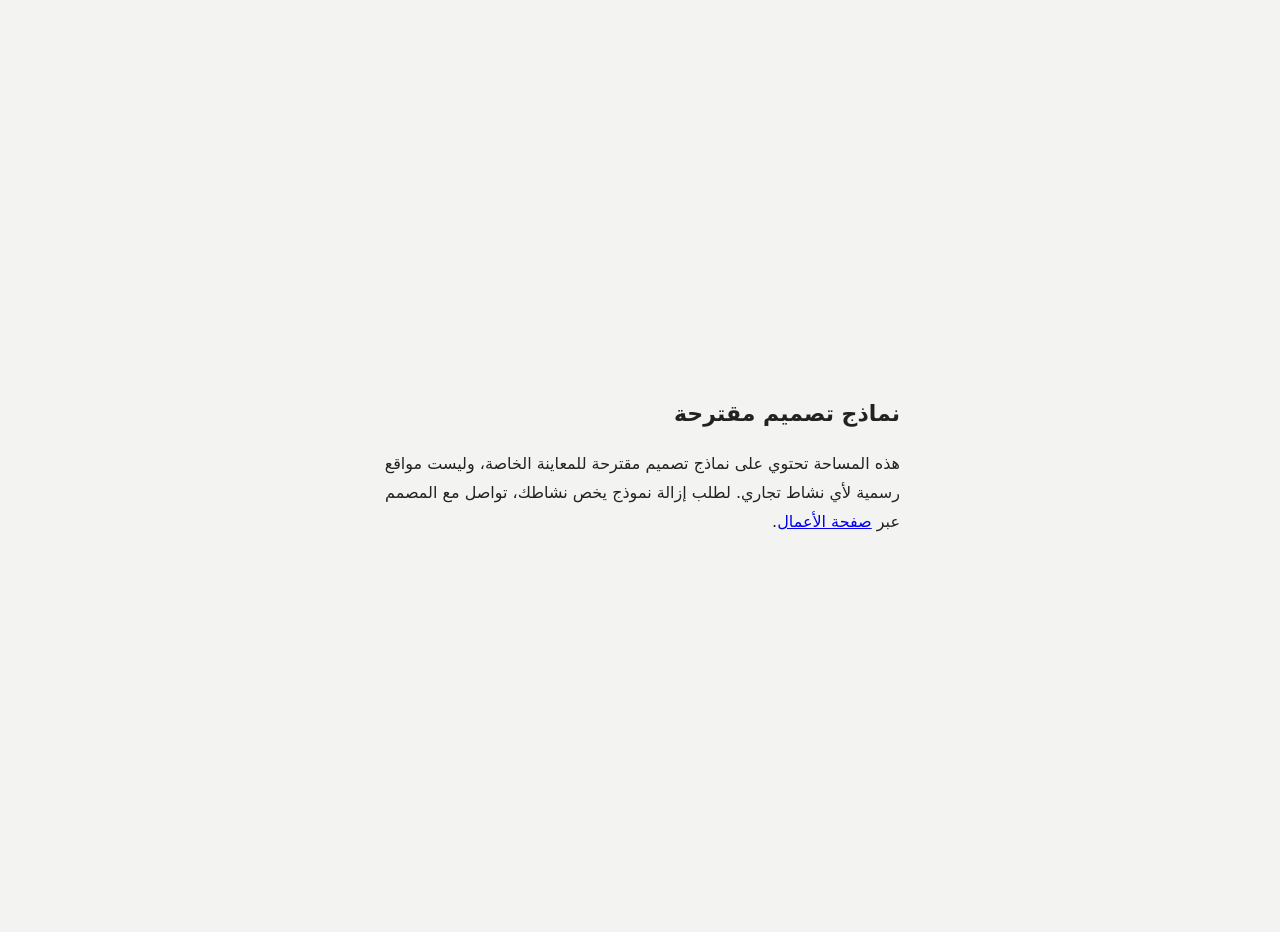
<file: index.html>
<!doctype html>
<html lang="ar" dir="rtl"><head><meta charset="utf-8"><meta name="viewport" content="width=device-width, initial-scale=1"><meta name="robots" content="noindex, nofollow"><title>نماذج تصميم مقترحة</title>
<style>body{margin:0;min-height:100vh;display:grid;place-items:center;background:#f3f3f1;color:#222;font:16px/1.8 system-ui,sans-serif;padding:16px}main{max-width:520px}</style></head>
<body><main><h1 style="font-size:22px">نماذج تصميم مقترحة</h1><p>هذه المساحة تحتوي على نماذج تصميم مقترحة للمعاينة الخاصة، وليست مواقع رسمية لأي نشاط تجاري. لطلب إزالة نموذج يخص نشاطك، تواصل مع المصمم عبر <a href="https://az212z.github.io/ali-design/">صفحة الأعمال</a>.</p></main></body></html>
</file>
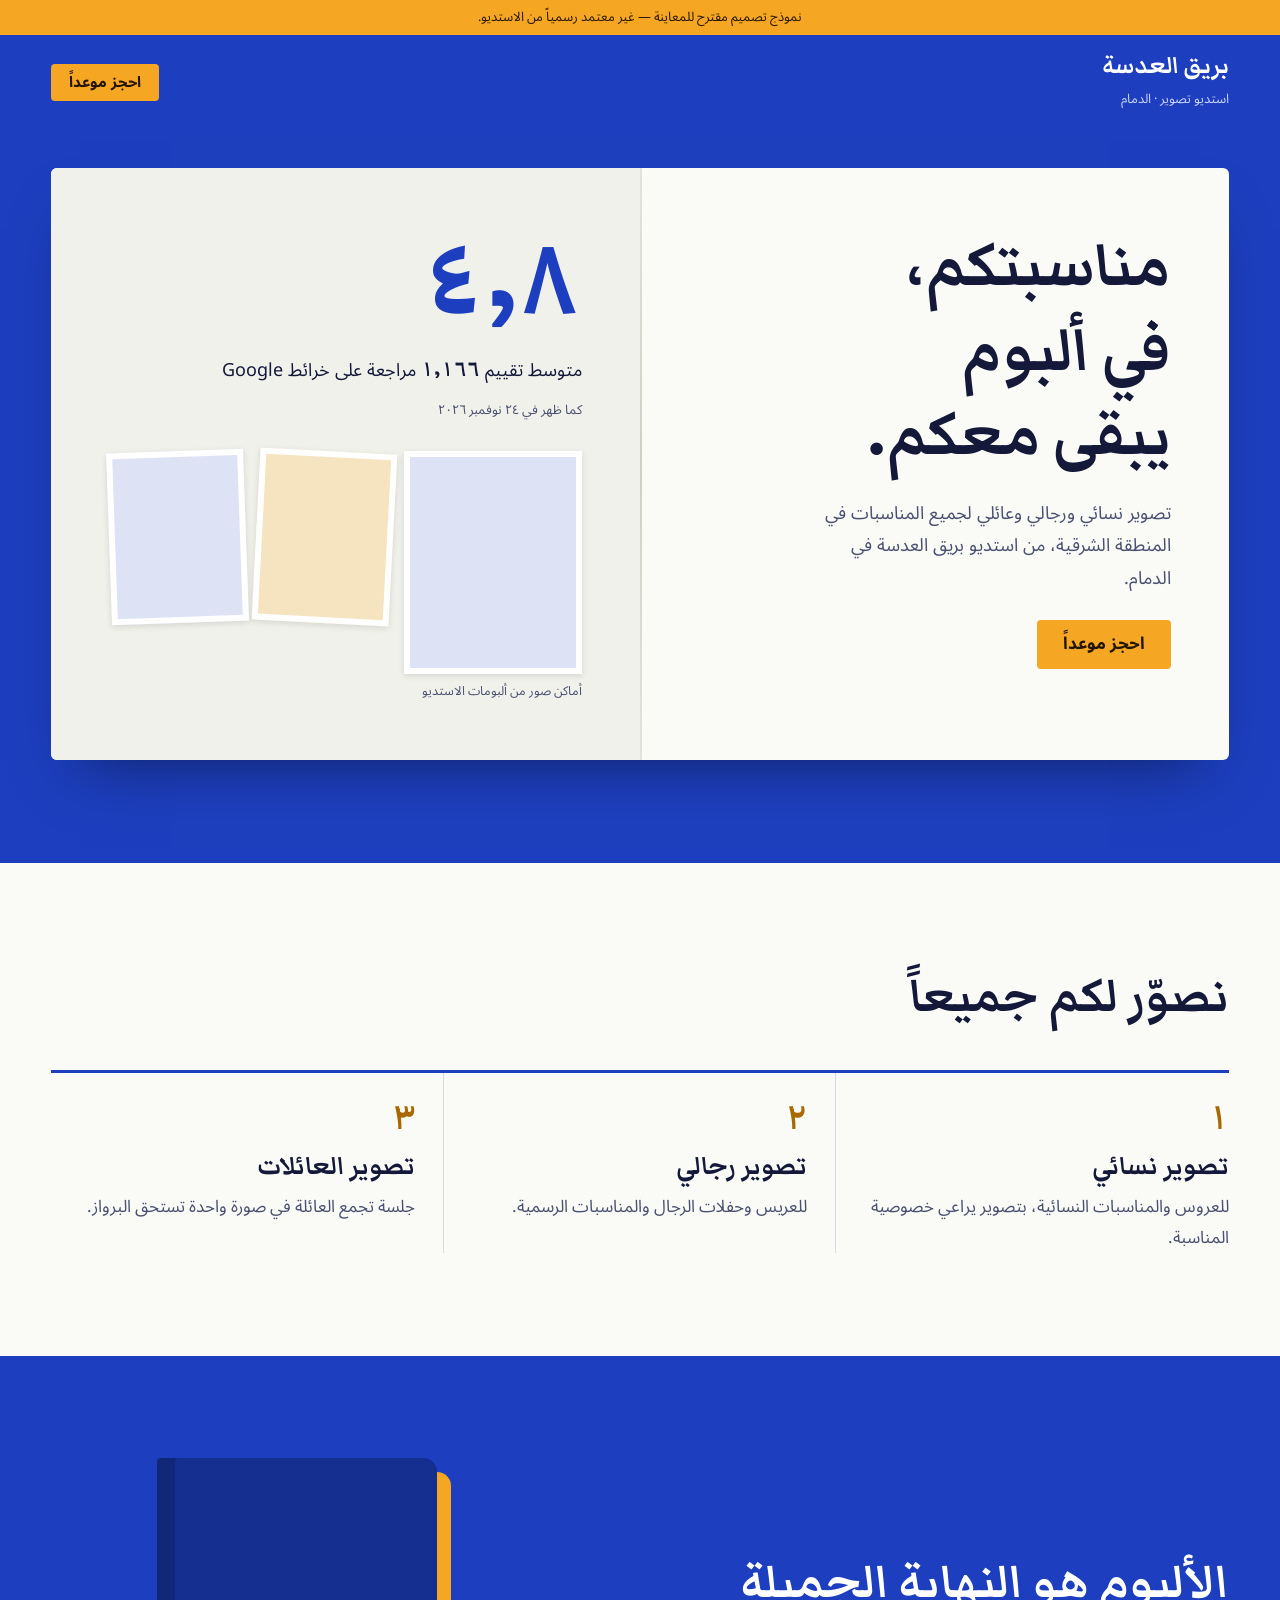
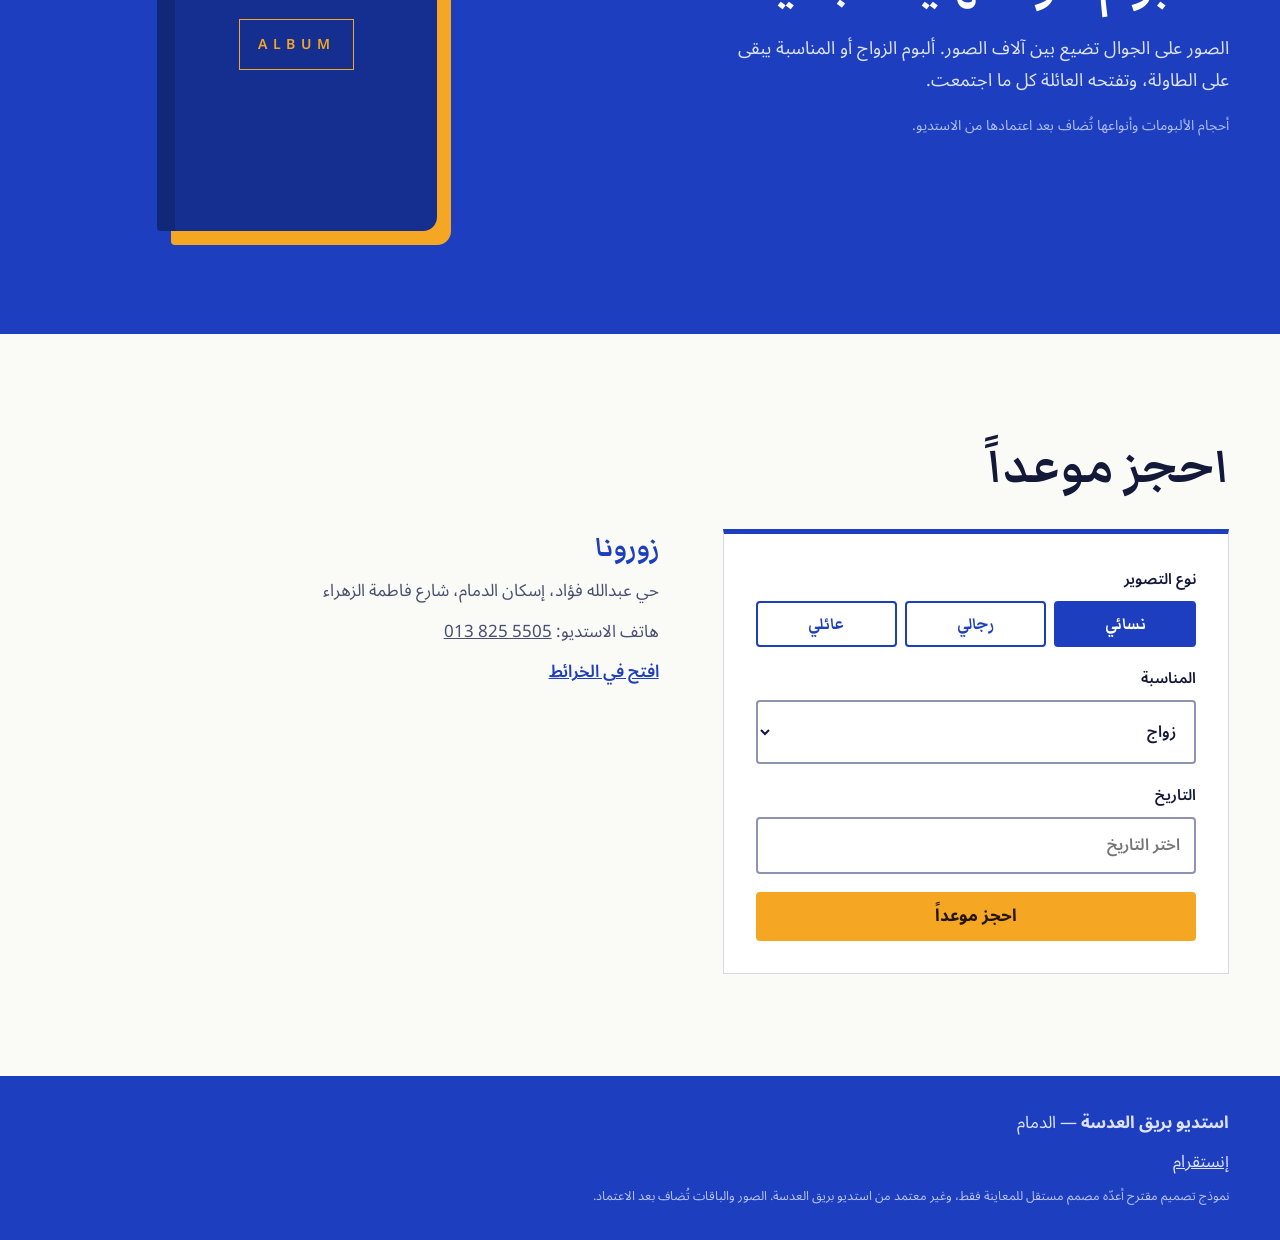
<file: bareeq-aladasa-dammam/index.html>
<!doctype html>
<html lang="ar" dir="rtl">
<head>
<meta charset="utf-8">
<meta name="viewport" content="width=device-width, initial-scale=1">
<meta name="robots" content="noindex, nofollow">
<title>استديو بريق العدسة | الدمام — تصوير المناسبات (نموذج مقترح)</title>
<meta name="description" content="نموذج تصميم مقترح لاستديو بريق العدسة في الدمام: تصوير نسائي ورجالي وعائلي لجميع المناسبات.">
<meta name="theme-color" content="#1D3FBF">
<link rel="preload" href="fonts/markazi-text-arabic-wght-normal.woff2" as="font" type="font/woff2" crossorigin>
<link rel="stylesheet" href="style.css">
<link rel="icon" href="data:image/svg+xml,%3Csvg xmlns='http://www.w3.org/2000/svg' viewBox='0 0 32 32'%3E%3Crect width='32' height='32' fill='%231D3FBF'/%3E%3Crect x='6' y='8' width='9' height='16' fill='%23FAFAF7'/%3E%3Crect x='17' y='8' width='9' height='16' fill='%23F5A623'/%3E%3C/svg%3E">
</head>
<body>
<p class="proposal" role="note">نموذج تصميم مقترح للمعاينة — غير معتمد رسمياً من الاستديو.</p>
<header class="top">
  <a class="brand" href="#main">بريق العدسة<small>استديو تصوير · الدمام</small></a>
  <a class="btn sm" href="#book">احجز موعداً</a>
</header>

<main id="main">
  <section class="hero" aria-labelledby="h">
    <div class="spread">
      <div class="page right">
        <h1 id="h">مناسبتكم،<br>في ألبوم<br>يبقى معكم.</h1>
        <p class="lede">تصوير نسائي ورجالي وعائلي لجميع المناسبات في المنطقة الشرقية، من استديو بريق العدسة في الدمام.</p>
        <a class="btn" href="#book">احجز موعداً</a>
      </div>
      <div class="page left" aria-label="تقييم الاستديو على Google">
        <p class="big">٤٫٨</p>
        <p class="of">متوسط تقييم <b>١٬١٦٦</b> مراجعة على خرائط Google</p>
        <p class="when">كما ظهر في ٢٤ نوفمبر ٢٠٢٦</p>
        <div class="slots" aria-hidden="true"><span></span><span></span><span></span></div>
        <p class="slot-note">أماكن صور من ألبومات الاستديو</p>
      </div>
    </div>
  </section>

  <section class="who" aria-labelledby="w">
    <h2 id="w">نصوّر لكم جميعاً</h2>
    <ul class="trio">
      <li><span class="n">١</span><h3>تصوير نسائي</h3><p>للعروس والمناسبات النسائية، بتصوير يراعي خصوصية المناسبة.</p></li>
      <li><span class="n">٢</span><h3>تصوير رجالي</h3><p>للعريس وحفلات الرجال والمناسبات الرسمية.</p></li>
      <li><span class="n">٣</span><h3>تصوير العائلات</h3><p>جلسة تجمع العائلة في صورة واحدة تستحق البرواز.</p></li>
    </ul>
  </section>

  <section class="album" aria-labelledby="a">
    <div>
      <h2 id="a">الألبوم هو النهاية الجميلة</h2>
      <p>الصور على الجوال تضيع بين آلاف الصور. ألبوم الزواج أو المناسبة يبقى على الطاولة، وتفتحه العائلة كل ما اجتمعت.</p>
      <p class="tbd">أحجام الألبومات وأنواعها تُضاف بعد اعتمادها من الاستديو.</p>
    </div>
    <div class="book3d" aria-hidden="true"><span class="cover">ALBUM</span></div>
  </section>

  <section class="booking" id="book" aria-labelledby="b">
    <h2 id="b">احجز موعداً</h2>
    <form id="f" novalidate>
      <fieldset class="seg"><legend>نوع التصوير</legend>
        <label><input type="radio" name="kind" value="نسائي" checked><span>نسائي</span></label>
        <label><input type="radio" name="kind" value="رجالي"><span>رجالي</span></label>
        <label><input type="radio" name="kind" value="عائلي"><span>عائلي</span></label>
      </fieldset>
      <label>المناسبة
        <select name="occ"><option>زواج</option><option>ملكة أو خطوبة</option><option>تخرج</option><option>جلسة في الاستديو</option><option>مناسبة أخرى</option></select>
      </label>
      <label>التاريخ<input type="date" name="date" required></label>
      <p class="err" id="err" hidden>اختر تاريخ المناسبة.</p>
      <button class="btn" type="submit">احجز موعداً</button>
      <div class="out" id="out" hidden><pre id="msg"></pre><p class="fine">نسخة معاينة: في الموقع المعتمد يفتح الزر واتساب الاستديو بالرسالة نفسها. لا تُحفظ أي بيانات.</p></div>
    </form>
    <div class="visit">
      <h3>زورونا</h3>
      <p>حي عبدالله فؤاد، إسكان الدمام، شارع فاطمة الزهراء</p>
      <p>هاتف الاستديو: <a href="tel:0138255505" dir="ltr">013 825 5505</a></p>
      <a class="link" href="https://www.google.com/maps/place/?q=place_id:ChIJm8Tel7_7ST4RvfOwec58dE0" target="_blank" rel="noopener">افتح في الخرائط</a>
    </div>
  </section>
</main>

<footer class="foot">
  <p><b>استديو بريق العدسة</b> — الدمام</p>
  <p><a href="https://www.instagram.com/glamour_lens_/" target="_blank" rel="noopener">إنستقرام</a></p>
  <p class="fine">نموذج تصميم مقترح أعدّه مصمم مستقل للمعاينة فقط، وغير معتمد من استديو بريق العدسة. الصور والباقات تُضاف بعد الاعتماد.</p>
</footer>
<script src="main.js" defer></script>
</body>
</html>
</file>
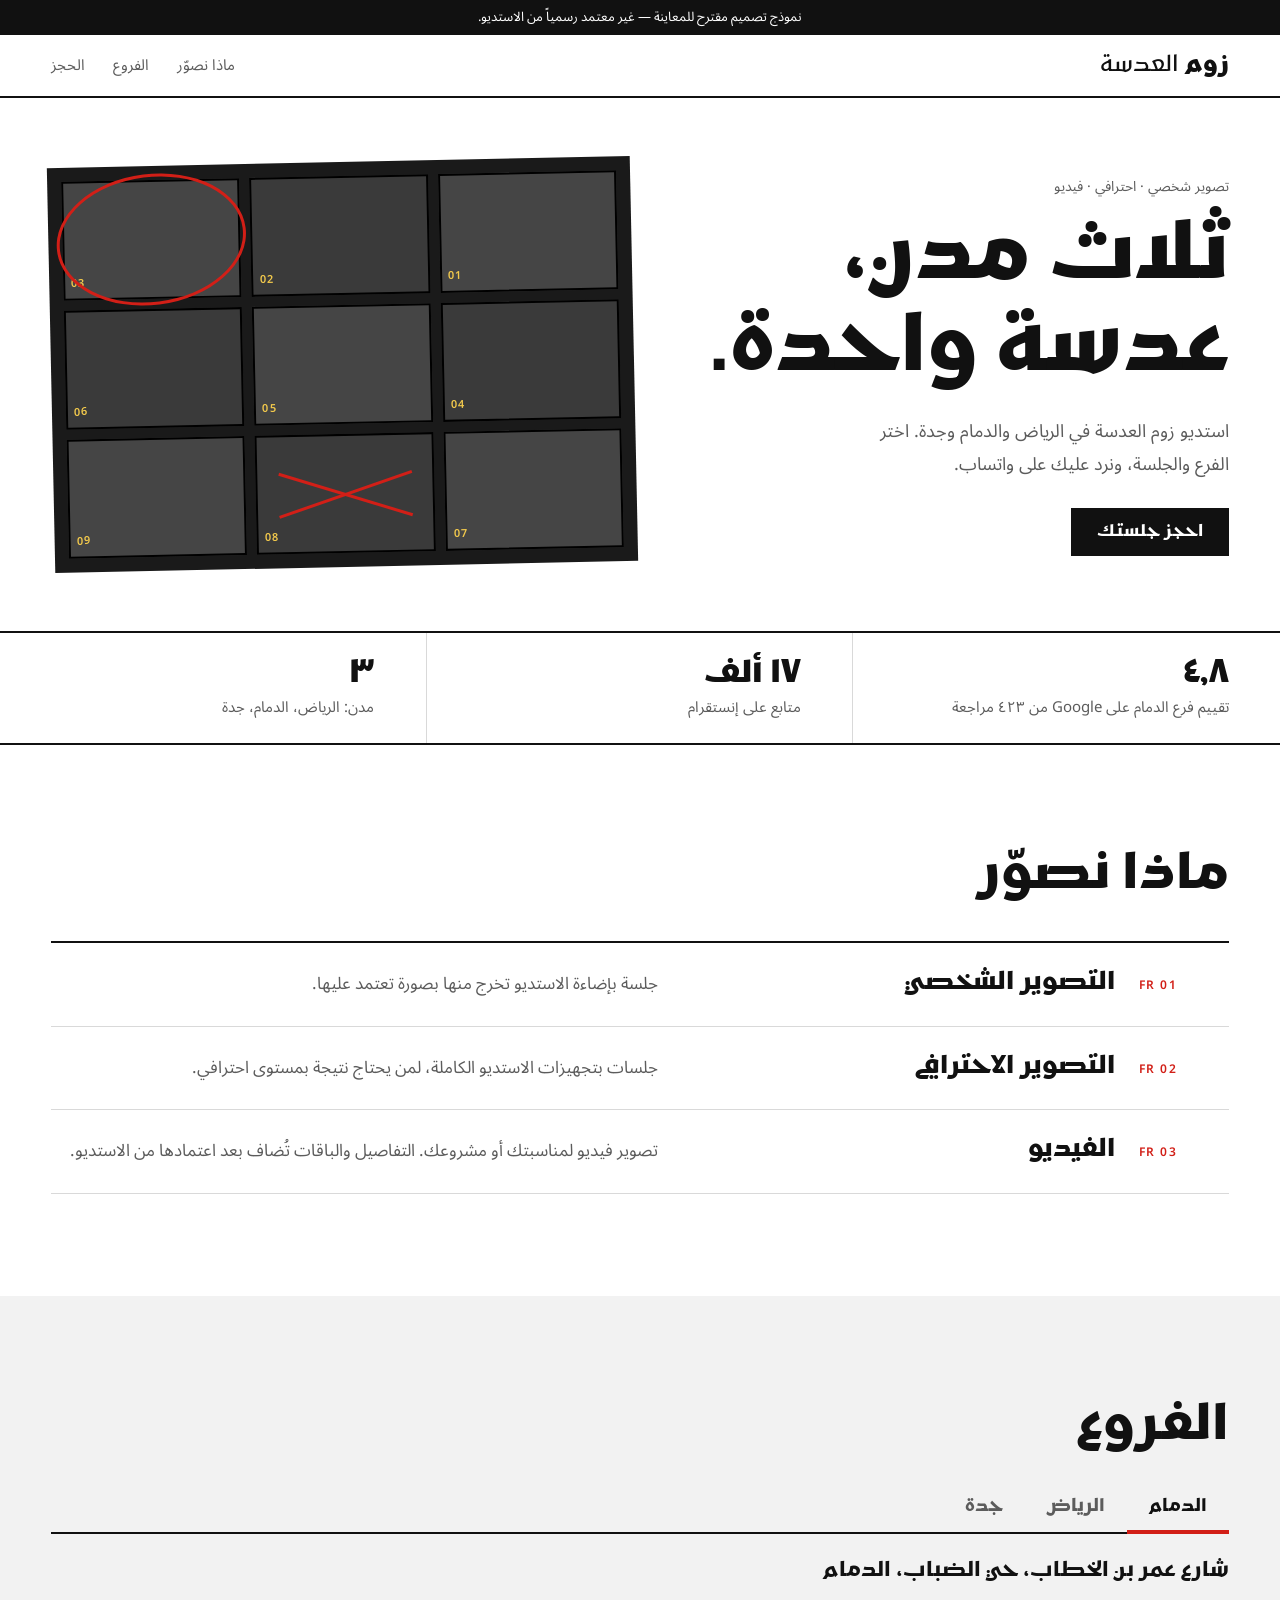
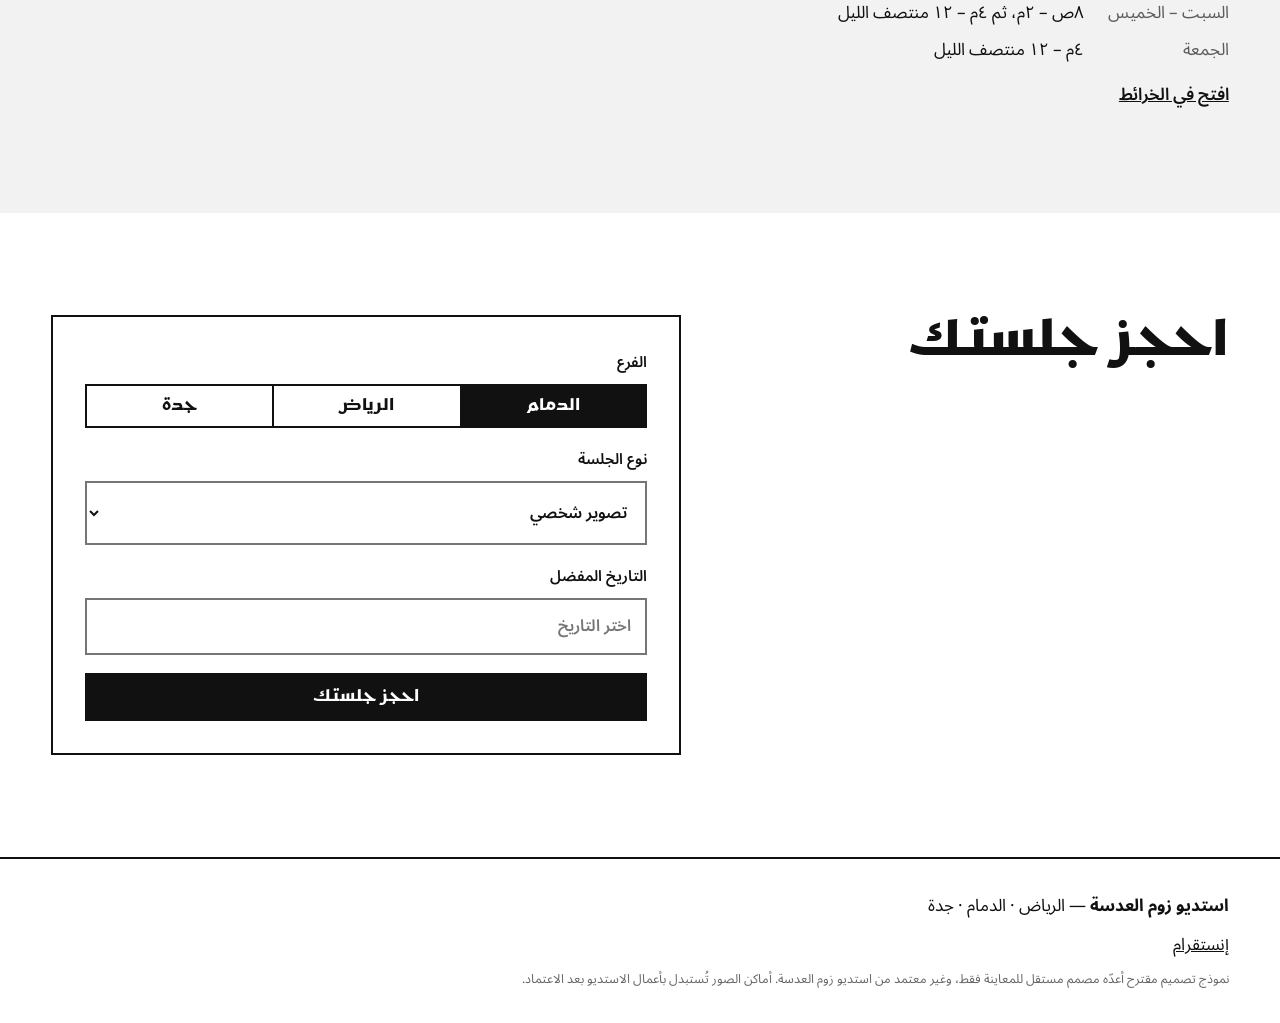
<file: zoom-aladasa-dammam/index.html>
<!doctype html>
<html lang="ar" dir="rtl">
<head>
<meta charset="utf-8">
<meta name="viewport" content="width=device-width, initial-scale=1">
<meta name="robots" content="noindex, nofollow">
<title>استديو زوم العدسة | الرياض · الدمام · جدة (نموذج مقترح)</title>
<meta name="description" content="نموذج تصميم مقترح لاستديو زوم العدسة للتصوير الشخصي والاحترافي والفيديو.">
<meta name="theme-color" content="#111111">
<link rel="preload" href="fonts/kufam-arabic-wght-normal.woff2" as="font" type="font/woff2" crossorigin>
<link rel="stylesheet" href="style.css">
<link rel="icon" href="data:image/svg+xml,%3Csvg xmlns='http://www.w3.org/2000/svg' viewBox='0 0 32 32'%3E%3Crect width='32' height='32' fill='%23fff'/%3E%3Crect x='5' y='8' width='22' height='16' fill='none' stroke='%23111' stroke-width='2'/%3E%3Ccircle cx='16' cy='16' r='9' fill='none' stroke='%23E2231A' stroke-width='2'/%3E%3C/svg%3E">
</head>
<body>
<p class="proposal" role="note">نموذج تصميم مقترح للمعاينة — غير معتمد رسمياً من الاستديو.</p>
<header class="top">
  <a class="brand" href="#main"><b>زوم</b> العدسة</a>
  <nav aria-label="أقسام الصفحة"><a href="#what">ماذا نصوّر</a><a href="#branches">الفروع</a><a href="#book">الحجز</a></nav>
</header>

<main id="main">
  <section class="hero" aria-labelledby="h">
    <div class="copy">
      <p class="kick">تصوير شخصي · احترافي · فيديو</p>
      <h1 id="h">ثلاث مدن،<br>عدسة واحدة.</h1>
      <p class="lede">استديو زوم العدسة في الرياض والدمام وجدة. اختر الفرع والجلسة، ونرد عليك على واتساب.</p>
      <a class="btn" href="#book">احجز جلستك</a>
    </div>
    <ol class="sheet" aria-label="ورقة تجميع لقطات — أماكن لصور من أعمال الاستديو">
      <li><span>01</span></li><li><span>02</span></li><li class="pick"><span>03</span></li>
      <li><span>04</span></li><li><span>05</span></li><li><span>06</span></li>
      <li><span>07</span></li><li class="x"><span>08</span></li><li><span>09</span></li>
    </ol>
  </section>

  <section class="strip" aria-label="حضور الاستديو">
    <p><b>٤٫٨</b> تقييم فرع الدمام على Google من ٤٢٣ مراجعة</p>
    <p><b>١٧ ألف</b> متابع على إنستقرام</p>
    <p><b>٣</b> مدن: الرياض، الدمام، جدة</p>
  </section>

  <section class="what" id="what" aria-labelledby="w">
    <h2 id="w">ماذا نصوّر</h2>
    <div class="rows">
      <article><span class="fr">FR 01</span><h3>التصوير الشخصي</h3><p>جلسة بإضاءة الاستديو تخرج منها بصورة تعتمد عليها.</p></article>
      <article><span class="fr">FR 02</span><h3>التصوير الاحترافي</h3><p>جلسات بتجهيزات الاستديو الكاملة، لمن يحتاج نتيجة بمستوى احترافي.</p></article>
      <article><span class="fr">FR 03</span><h3>الفيديو</h3><p>تصوير فيديو لمناسبتك أو مشروعك. التفاصيل والباقات تُضاف بعد اعتمادها من الاستديو.</p></article>
    </div>
  </section>

  <section class="branches" id="branches" aria-labelledby="br">
    <h2 id="br">الفروع</h2>
    <div class="tabs" role="tablist" aria-label="اختر الفرع">
      <button role="tab" id="t-dmm" aria-controls="p-dmm" aria-selected="true">الدمام</button>
      <button role="tab" id="t-ruh" aria-controls="p-ruh" aria-selected="false" tabindex="-1">الرياض</button>
      <button role="tab" id="t-jed" aria-controls="p-jed" aria-selected="false" tabindex="-1">جدة</button>
    </div>
    <div role="tabpanel" id="p-dmm" aria-labelledby="t-dmm" class="panel">
      <p class="addr">شارع عمر بن الخطاب، حي الضباب، الدمام</p>
      <dl class="hours"><dt>السبت – الخميس</dt><dd>٨ص – ٢م، ثم ٤م – ١٢ منتصف الليل</dd><dt>الجمعة</dt><dd>٤م – ١٢ منتصف الليل</dd></dl>
      <a class="link" href="https://www.google.com/maps/place/?q=place_id:ChIJqetpLiT9ST4RFk91VNaHRK4" target="_blank" rel="noopener">افتح في الخرائط</a>
    </div>
    <div role="tabpanel" id="p-ruh" aria-labelledby="t-ruh" class="panel" hidden>
      <p class="addr">فرع الرياض</p><p class="tbd">العنوان وأوقات العمل تُضاف بعد اعتمادها من الاستديو.</p>
    </div>
    <div role="tabpanel" id="p-jed" aria-labelledby="t-jed" class="panel" hidden>
      <p class="addr">فرع جدة</p><p class="tbd">العنوان وأوقات العمل تُضاف بعد اعتمادها من الاستديو.</p>
    </div>
  </section>

  <section class="book" id="book" aria-labelledby="b">
    <h2 id="b">احجز جلستك</h2>
    <form id="f" novalidate>
      <fieldset class="seg"><legend>الفرع</legend>
        <label><input type="radio" name="city" value="الدمام" checked><span>الدمام</span></label>
        <label><input type="radio" name="city" value="الرياض"><span>الرياض</span></label>
        <label><input type="radio" name="city" value="جدة"><span>جدة</span></label>
      </fieldset>
      <label>نوع الجلسة
        <select name="type"><option>تصوير شخصي</option><option>تصوير احترافي</option><option>تصوير فيديو</option><option>أخرى (أوضحها في الرسالة)</option></select>
      </label>
      <label>التاريخ المفضل<input type="date" name="date" required></label>
      <p class="err" id="err" hidden>اختر التاريخ المفضل.</p>
      <button class="btn" type="submit">احجز جلستك</button>
      <div class="out" id="out" hidden><pre id="msg"></pre><p class="fine">نسخة معاينة: في الموقع المعتمد يفتح الزر واتساب الاستديو بالرسالة نفسها. لا تُحفظ أي بيانات.</p></div>
    </form>
  </section>
</main>

<footer class="foot">
  <p><b>استديو زوم العدسة</b> — الرياض · الدمام · جدة</p>
  <p><a href="https://www.instagram.com/zoom1.o/" target="_blank" rel="noopener">إنستقرام</a></p>
  <p class="fine">نموذج تصميم مقترح أعدّه مصمم مستقل للمعاينة فقط، وغير معتمد من استديو زوم العدسة. أماكن الصور تُستبدل بأعمال الاستديو بعد الاعتماد.</p>
</footer>
<script src="main.js" defer></script>
</body>
</html>
</file>
<file: bareeq-aladasa-dammam/style.css>
@font-face{font-family:Markazi;font-weight:400 700;font-display:optional;src:url(fonts/markazi-text-arabic-wght-normal.woff2) format("woff2")}
@font-face{font-family:Noto;font-weight:100 900;font-display:swap;src:url(fonts/noto-sans-arabic-arabic-wght-normal.woff2) format("woff2");unicode-range:U+0600-06FF,U+0750-077F,U+08A0-08FF,U+FB50-FDFF,U+FE70-FEFF,U+200C-200E}
@font-face{font-family:Noto;font-weight:100 900;font-display:swap;src:url(fonts/noto-sans-arabic-latin-wght-normal.woff2) format("woff2");unicode-range:U+0000-00FF,U+2000-206F}
:root{--cobalt:#1D3FBF;--cobalt2:#152F91;--paper:#FAFAF7;--gold:#F5A623;--ink:#14193A;--mute:#4A5070}
*{box-sizing:border-box}
[hidden]{display:none!important}
html{scroll-behavior:smooth}
body{margin:0;background:var(--cobalt);color:var(--ink);font:400 17px/1.8 Noto,system-ui,sans-serif}
h1,h2,h3{font-family:Markazi,serif;margin:0;line-height:1.1;font-weight:700}
p{margin:0}
a{color:inherit}
:focus-visible{outline:3px solid var(--gold);outline-offset:3px}
.proposal{background:var(--gold);color:#2B1A00;font-size:13px;text-align:center;padding:6px 16px}
.top{display:flex;align-items:center;justify-content:space-between;padding:16px clamp(16px,4vw,56px);color:#fff}
.brand{font:700 30px/1 Markazi,serif;text-decoration:none;display:flex;flex-direction:column;gap:4px}
.brand small{font:400 13px Noto,sans-serif;color:#C9D3FF}
.btn{display:inline-flex;align-items:center;justify-content:center;background:var(--gold);color:#241500;border:0;font:700 17px/1 Noto,sans-serif;padding:16px 26px;border-radius:4px;text-decoration:none;cursor:pointer;white-space:nowrap}
.btn:hover{background:#FFB940}
.btn.sm{padding:11px 18px;font-size:15px}

.hero{padding:clamp(12px,3vw,40px) clamp(16px,4vw,56px) clamp(56px,8vw,104px)}
.spread{display:grid;grid-template-columns:minmax(0,1fr) minmax(0,1fr);background:var(--paper);border-radius:6px;box-shadow:0 30px 60px -30px rgba(0,0,0,.5);position:relative}
.spread::after{content:"";position:absolute;top:0;bottom:0;left:50%;width:2px;background:linear-gradient(#e3e3dc,#cfcfc6,#e3e3dc)}
.page{padding:clamp(28px,4.5vw,64px)}
h1{font-size:clamp(46px,6vw,88px)}
.lede{color:var(--mute);font-size:18px;max-width:36ch;margin:18px 0 26px}
.left{display:grid;align-content:center;gap:6px;background:#F1F1EC;border-radius:6px 0 0 6px}
.big{font:700 clamp(84px,10vw,150px)/.9 Markazi,serif;color:var(--cobalt)}
.of{font-size:18px}
.of b{font-family:Markazi,serif;font-size:26px}
.when{font-size:13px;color:var(--mute)}
.slots{display:grid;grid-template-columns:minmax(0,1.3fr) minmax(0,1fr) minmax(0,1fr);gap:10px;margin-top:22px}
.slots span{aspect-ratio:4/5;background:#DDE2F5;border:6px solid #fff;box-shadow:0 2px 6px rgba(0,0,0,.12)}
.slots span:nth-child(2){transform:rotate(3deg);background:#F6E3BF}
.slots span:nth-child(3){transform:rotate(-2deg)}
.slot-note{font-size:12.5px;color:var(--mute)}

.who,.album,.booking{padding:clamp(60px,8vw,112px) clamp(16px,4vw,56px)}
.who{background:var(--paper)}
section h2{font-size:clamp(36px,4.6vw,62px)}
.trio{list-style:none;margin:40px 0 0;padding:0;display:grid;grid-template-columns:repeat(3,1fr);gap:0;border-top:3px solid var(--cobalt)}
.trio li{padding:24px 0 0;padding-inline-end:28px}
.trio li+li{border-inline-start:1px solid #D7DAE6;padding-inline-start:28px}
.n{font:700 44px/1 Markazi,serif;color:#A86A00}
.trio h3{font-size:32px;margin:8px 0}
.trio p{color:var(--mute)}

.album{color:#fff;display:grid;grid-template-columns:1.3fr 1fr;gap:48px;align-items:center}
.album p{color:#DCE2FF;max-width:52ch;margin-top:16px;font-size:18px}
.album .tbd{font-size:14px;color:#AFBDF5}
.book3d{justify-self:center;width:min(280px,70vw);aspect-ratio:3/4;background:var(--cobalt2);border-radius:4px 14px 14px 4px;box-shadow:inset 18px 0 0 rgba(0,0,0,.18),14px 14px 0 var(--gold);display:grid;place-items:center}
.cover{font:600 14px Noto,sans-serif;letter-spacing:.4em;color:var(--gold);direction:ltr;border:1px solid var(--gold);padding:10px 18px}

.booking{background:var(--paper);display:grid;grid-template-columns:1fr 1.2fr;gap:28px 64px;align-items:start}
.booking h2{grid-column:1/-1}
#f{display:grid;gap:18px;background:#fff;border:1px solid #D7DAE6;border-top:5px solid var(--cobalt);padding:clamp(20px,3vw,32px)}
#f>label{display:grid;gap:8px;font-weight:600;font-size:15px}
fieldset{border:0;margin:0;padding:0}
legend{font-weight:600;font-size:15px;margin-bottom:8px;padding:0}
.seg{display:grid;grid-template-columns:repeat(3,1fr);gap:8px}
.seg label{position:relative;cursor:pointer}
.seg input{position:absolute;opacity:0;inset:0}
.seg span{display:block;text-align:center;border:2px solid var(--cobalt);border-radius:4px;padding:9px;font:700 20px/1.2 Markazi,serif;color:var(--cobalt)}
.seg input:checked+span{background:var(--cobalt);color:#fff}
.seg input:focus-visible+span{outline:3px solid var(--gold);outline-offset:2px}
input,select{font:inherit;font-size:16px;color:var(--ink);background:#fff;border:2px solid #8C93B3;border-radius:4px;padding:12px 14px;width:100%}
input:focus,select:focus{outline:none;border-color:var(--cobalt)}
.err{color:#A3240F;font-size:14px}
.out{background:#EEF1FB;padding:16px;display:grid;gap:8px;border-radius:4px}
.out pre{margin:0;white-space:pre-wrap;font:inherit;font-size:15px}
.fine{font-size:12.5px;color:var(--mute)}
.visit{display:grid;gap:10px;align-content:start}
.visit h3{font-size:34px;color:var(--cobalt)}
.visit p{color:var(--mute)}
.link{font-weight:600;color:var(--cobalt)}
.foot{color:#DCE2FF;padding:32px clamp(16px,4vw,56px);display:grid;gap:8px}
.foot .fine{color:#B9C4F5}

@media (max-width:900px){
  .spread{grid-template-columns:minmax(0,1fr)}
  .spread::after{display:none}
  .left{border-radius:0 0 6px 6px}
  .album,.booking{grid-template-columns:1fr}
  .trio{grid-template-columns:1fr}
  .trio li+li{border-inline-start:0;padding-inline-start:0;border-top:1px solid #D7DAE6;margin-top:20px}
}
@media (prefers-reduced-motion:reduce){html{scroll-behavior:auto}}
</file>
<file: zoom-aladasa-dammam/style.css>
@font-face{font-family:Kufam;font-weight:400 900;font-display:swap;src:url(fonts/kufam-arabic-wght-normal.woff2) format("woff2")}
@font-face{font-family:Noto;font-weight:100 900;font-display:swap;src:url(fonts/noto-sans-arabic-arabic-wght-normal.woff2) format("woff2");unicode-range:U+0600-06FF,U+0750-077F,U+08A0-08FF,U+FB50-FDFF,U+FE70-FEFF,U+200C-200E}
@font-face{font-family:Noto;font-weight:100 900;font-display:swap;src:url(fonts/noto-sans-arabic-latin-wght-normal.woff2) format("woff2");unicode-range:U+0000-00FF,U+2000-206F}
:root{--paper:#FFFFFF;--ink:#111111;--grey:#5C5C5C;--line:#D9D9D9;--film:#1A1A1A;--grease:#D21F17}
*{box-sizing:border-box}
[hidden]{display:none!important}
html{scroll-behavior:smooth}
body{margin:0;background:var(--paper);color:var(--ink);font:400 17px/1.8 Noto,system-ui,sans-serif}
h1,h2,h3{font-family:Kufam,sans-serif;margin:0;line-height:1.2;font-weight:800}
p{margin:0}
a{color:inherit}
:focus-visible{outline:3px solid var(--grease);outline-offset:3px}
.proposal{background:var(--ink);color:#fff;font-size:13px;text-align:center;padding:6px 16px}
.top{display:flex;align-items:center;justify-content:space-between;padding:16px clamp(16px,4vw,56px);border-bottom:2px solid var(--ink)}
.brand{font:500 22px Kufam,sans-serif;text-decoration:none}
.brand b{font-weight:900}
.top nav{display:flex;gap:28px;font-size:15px}
.top nav a{text-decoration:none;color:var(--grey)}
.top nav a:hover{color:var(--ink);text-decoration:underline;text-decoration-color:var(--grease);text-underline-offset:6px}
.btn{display:inline-flex;justify-content:center;align-items:center;background:var(--ink);color:#fff;border:0;font:700 16px/1 Kufam,sans-serif;padding:16px 26px;text-decoration:none;cursor:pointer;white-space:nowrap}
.btn:hover{background:var(--grease)}

.hero{display:grid;grid-template-columns:1fr 1.1fr;gap:clamp(24px,5vw,72px);align-items:center;padding:clamp(28px,5vw,72px) clamp(16px,4vw,56px)}
.kick{font-size:14px;color:var(--grey);margin-bottom:14px}
h1{font-size:clamp(44px,6vw,84px)}
.lede{color:var(--grey);font-size:18px;max-width:38ch;margin:18px 0 28px}
.sheet{list-style:none;margin:0;padding:14px;background:var(--film);display:grid;grid-template-columns:repeat(3,1fr);gap:10px;transform:rotate(-1.2deg)}
.sheet li{aspect-ratio:3/2;background:#3A3A3A;position:relative;border:2px solid #000}
.sheet li:nth-child(odd){background:#454545}
.sheet span{position:absolute;bottom:4px;left:6px;font:600 11px Noto,monospace;color:#F2C94C;direction:ltr;letter-spacing:.1em}
.sheet .pick::after{content:"";position:absolute;inset:-8px;border:3px solid var(--grease);border-radius:50%;transform:rotate(-6deg)}
.sheet .x::before,.sheet .x::after{content:"";position:absolute;top:50%;left:10%;right:10%;height:3px;background:var(--grease);transform:rotate(18deg)}
.sheet .x::after{transform:rotate(-18deg)}

.strip{display:grid;grid-template-columns:repeat(3,1fr);border-block:2px solid var(--ink)}
.strip p{padding:22px clamp(16px,4vw,56px);color:var(--grey);font-size:15px}
.strip p+p{border-inline-start:1px solid var(--line)}
.strip b{display:block;font:900 30px Kufam,sans-serif;color:var(--ink)}

.what,.branches,.book{padding:clamp(60px,8vw,112px) clamp(16px,4vw,56px)}
section h2{font-size:clamp(30px,3.8vw,48px)}
.rows{margin-top:36px;border-top:2px solid var(--ink)}
.rows article{display:grid;grid-template-columns:90px 1fr 1.4fr;gap:24px;padding:26px 0;border-bottom:1px solid var(--line);align-items:baseline}
.fr{font:600 12px Noto,monospace;color:var(--grease);direction:ltr;letter-spacing:.12em}
.rows h3{font-size:24px}
.rows p{color:var(--grey)}

.branches{background:#F2F2F2}
.tabs{display:flex;gap:0;margin-top:28px;border-bottom:2px solid var(--ink)}
.tabs button{font:700 17px Kufam,sans-serif;background:none;border:0;padding:12px 22px;cursor:pointer;color:var(--grey);border-bottom:4px solid transparent;margin-bottom:-2px}
.tabs button[aria-selected=true]{color:var(--ink);border-bottom-color:var(--grease)}
.panel{padding-top:24px;display:grid;gap:14px;max-width:620px}
.addr{font:700 20px Kufam,sans-serif}
.hours{display:grid;grid-template-columns:auto 1fr;gap:6px 24px;margin:0}
.hours dt{color:var(--grey)}
.hours dd{margin:0}
.tbd{color:var(--grey)}
.link{font-weight:600}

.book{display:grid;grid-template-columns:1fr 1.3fr;gap:24px 64px}
#f{display:grid;gap:18px;border:2px solid var(--ink);padding:clamp(20px,3vw,32px)}
#f>label{display:grid;gap:8px;font-weight:600;font-size:15px}
fieldset{border:0;margin:0;padding:0}
legend{font-weight:600;font-size:15px;margin-bottom:8px;padding:0}
.seg{display:grid;grid-template-columns:repeat(3,1fr)}
.seg label{position:relative;cursor:pointer}
.seg input{position:absolute;opacity:0;inset:0}
.seg span{display:block;text-align:center;border:2px solid var(--ink);padding:10px;font:700 16px Kufam,sans-serif}
.seg label+label span{border-inline-start:0}
.seg input:checked+span{background:var(--ink);color:#fff}
.seg input:focus-visible+span{outline:3px solid var(--grease);outline-offset:2px}
input,select{font:inherit;font-size:16px;color:var(--ink);background:#fff;border:2px solid #767676;padding:12px 14px;width:100%;border-radius:0}
input:focus,select:focus{outline:none;border-color:var(--ink)}
.err{color:#B3150F;font-size:14px}
.out{background:#F2F2F2;padding:16px;display:grid;gap:8px}
.out pre{margin:0;white-space:pre-wrap;font:inherit;font-size:15px}
.fine{font-size:12.5px;color:#666}
.foot{border-top:2px solid var(--ink);padding:32px clamp(16px,4vw,56px);display:grid;gap:8px}

@media (max-width:900px){
  .hero,.book{grid-template-columns:1fr}
  .rows article{grid-template-columns:70px 1fr}
  .rows p{grid-column:2}
  .top nav{display:none}
}
@media (max-width:560px){
  .strip{grid-template-columns:1fr}
  .strip p+p{border-inline-start:0;border-top:1px solid var(--line)}
  .sheet{transform:none}
}
@media (prefers-reduced-motion:reduce){html{scroll-behavior:auto}}
</file>
